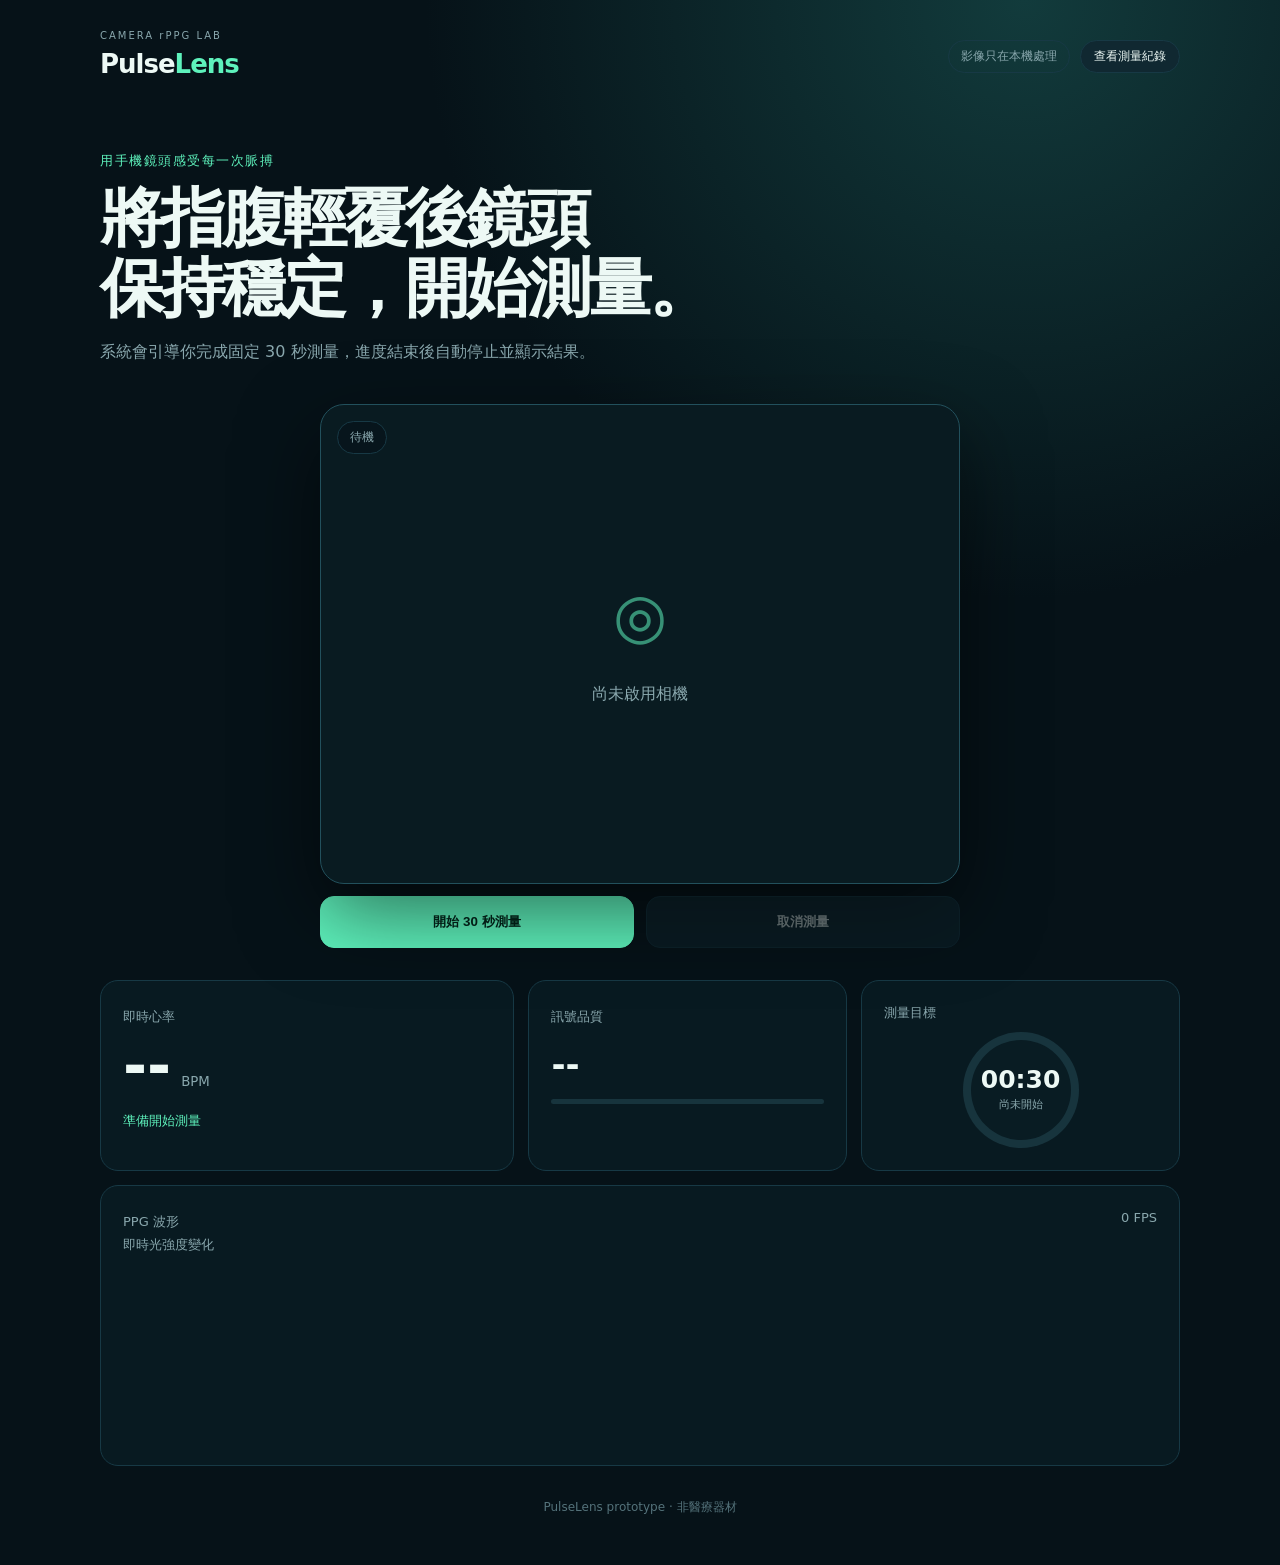
<file: index.html>
<!doctype html>
<html lang="zh-Hant">
<head>
  <meta charset="UTF-8" />
  <meta name="viewport" content="width=device-width, initial-scale=1, viewport-fit=cover" />
  <meta name="theme-color" content="#07151b" />
  <title>PulseLens｜手機 PPG 測試</title>
  <link rel="manifest" href="manifest.webmanifest" />
  <link rel="stylesheet" href="styles.css" />
  <link rel="stylesheet" href="progress.css" />
</head>
<body>
  <main class="shell">
    <header>
      <div><span class="eyebrow">CAMERA rPPG LAB</span><h1>Pulse<span>Lens</span></h1></div>
      <div class="header-actions"><span id="privacy" class="pill">影像只在本機處理</span><a class="history-link" href="history.html">查看測量紀錄</a></div>
    </header>

    <section class="hero">
      <div class="hero-copy">
        <p class="kicker">用手機鏡頭感受每一次脈搏</p>
        <h2>將指腹輕覆後鏡頭<br />保持穩定，開始測量。</h2>
        <p class="muted">系統會引導你完成固定 30 秒測量，進度結束後自動停止並顯示結果。</p>
      </div>
      <div class="camera-panel">
        <div class="camera-card">
          <video id="video" playsinline muted></video>
          <div class="camera-placeholder" id="cameraPlaceholder"><span>◎</span><p>尚未啟用相機</p></div>
          <div class="scanline"></div>
          <span class="live" id="liveBadge">待機</span>
        </div>
        <section class="actions camera-actions">
          <button id="startBtn" class="primary-btn">開始 30 秒測量</button>
          <button id="stopBtn" disabled>取消測量</button>
        </section>
      </div>
    </section>

    <section class="dashboard">
      <article class="metric primary">
        <span>即時心率</span>
        <div><strong id="bpm">--</strong><small>BPM</small></div>
        <p id="status">準備開始測量</p>
      </article>
      <article class="metric"><span>訊號品質</span><strong id="quality">--</strong><div class="meter"><i id="qualityBar"></i></div></article>
      <article class="metric goal-metric">
        <span>測量目標</span>
        <div class="goal-ring" id="goalRing" style="--progress:0deg">
          <div><strong id="timer">00:30</strong><small id="phase">尚未開始</small></div>
        </div>
      </article>
    </section>

    <section class="chart-card">
      <div class="chart-head"><div><span>PPG 波形</span><small>即時光強度變化</small></div><span id="sampleRate">0 FPS</span></div>
      <canvas id="chart"></canvas>
    </section>

    <section class="result-card" id="resultCard" hidden aria-live="polite">
      <div class="result-heading"><div><span>MEASUREMENT COMPLETE</span><h2>本次測量結果</h2></div><span class="result-check">✓</span></div>
      <div class="result-grid">
        <article><span>脈搏</span><div><strong id="resultPulse">--</strong><small>BPM</small></div><p>30 秒穩定讀值</p></article>
        <article><span>心律</span><strong id="resultRhythm">--</strong><p id="rhythmNote">PPG 短期規律度</p></article>
      </div>
      <p class="result-disclaimer">心律結果僅反映本次相機 PPG 的脈搏規律度，不等同心電圖，也不能診斷心律不整。</p>
    </section>

    <footer>PulseLens prototype · 非醫療器材</footer>
  </main>
  <dialog id="instructionDialog" aria-labelledby="instructionTitle">
    <div class="notice-icon">◎</div>
    <span class="notice-label">開始前請先閱讀</span>
    <h2 id="instructionTitle">正確測量方式與注意事項</h2>
    <ol class="instruction-list">
      <li><strong>完整覆蓋</strong><span>使用後鏡頭，將食指指腹完整覆蓋鏡頭與閃光燈。</span></li>
      <li><strong>輕輕貼住</strong><span>避免過度施壓，否則可能造成指尖血流減少。</span></li>
      <li><strong>保持穩定</strong><span>手臂靠桌並保持不動，直到 30 秒進度完成。</span></li>
      <li><strong>注意溫度</strong><span>若手機或手指感到過熱，請立即取消測量。</span></li>
    </ol>
    <p class="medical-note">本工具僅供測試與研究，不可用於診斷或取代醫療器材。</p>
    <div class="dialog-actions">
      <button id="dismissInstructions" type="button">稍後再測</button>
      <button id="confirmInstructions" class="primary-btn" type="button">我知道了，開始測量</button>
    </div>
  </dialog>
  <dialog id="qualityDialog" aria-labelledby="qualityTitle">
    <div class="notice-icon warning-icon">!</div>
    <span class="notice-label warning-label">測量已自動停止</span>
    <h2 id="qualityTitle">訊號不穩定，請重新測量</h2>
    <p class="quality-message">系統無法取得足夠的有效脈搏訊號，因此不會產生本次結果。</p>
    <ul class="quality-tips">
      <li>確認指腹完整覆蓋鏡頭與閃光燈</li>
      <li>減輕按壓力道，手臂靠桌保持靜止</li>
      <li>擦拭鏡頭，並取下可能遮住閃光燈的手機殼</li>
    </ul>
    <div class="dialog-actions">
      <button id="dismissQuality" type="button">稍後再測</button>
      <button id="retryMeasurement" class="primary-btn" type="button">重新開始測量</button>
    </div>
  </dialog>
  <canvas id="sampler" hidden></canvas>
  <script src="app.js"></script>
</body>
</html>
</file>
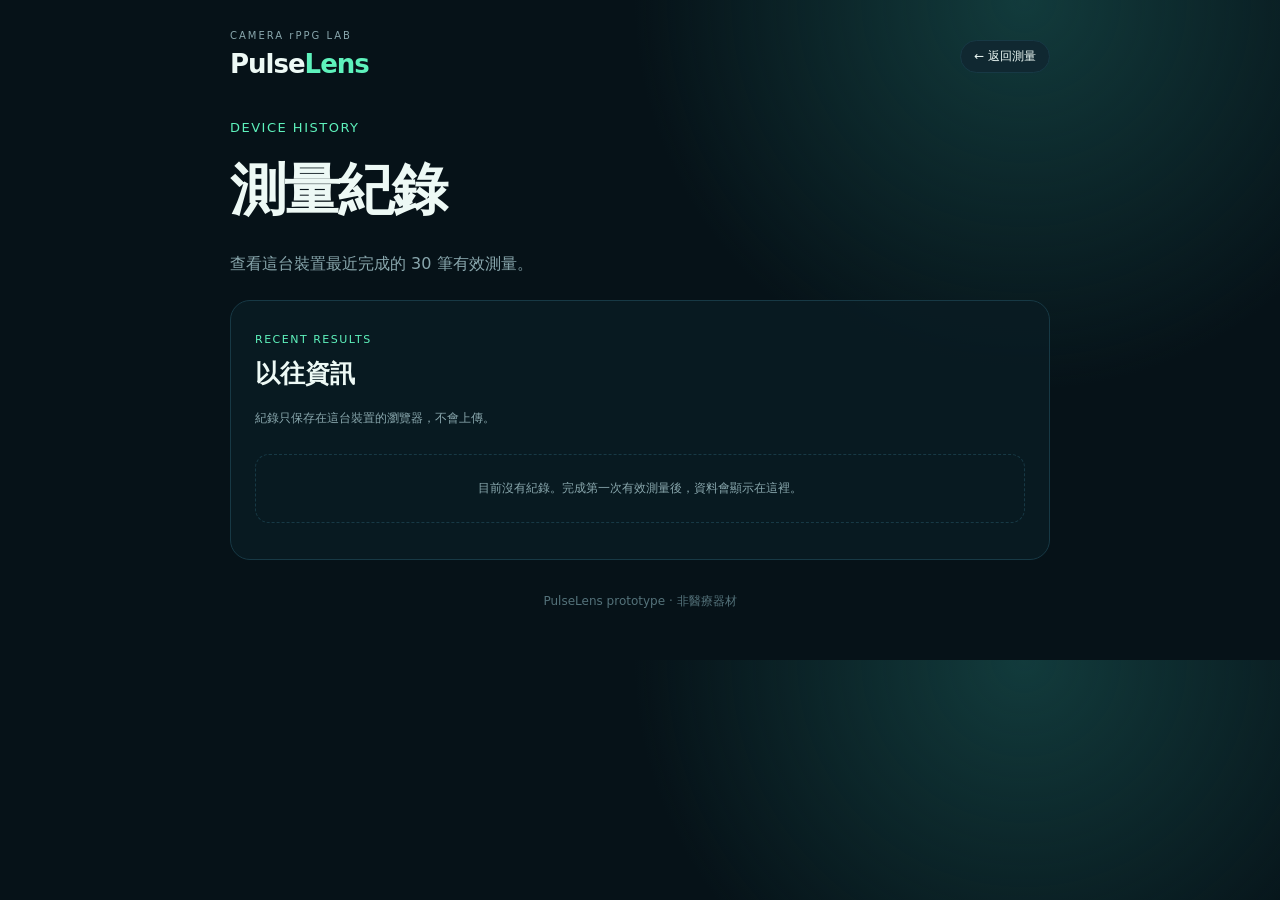
<file: history.html>
<!doctype html>
<html lang="zh-Hant">
<head>
  <meta charset="UTF-8" />
  <meta name="viewport" content="width=device-width, initial-scale=1, viewport-fit=cover" />
  <meta name="theme-color" content="#07151b" />
  <title>測量紀錄｜PulseLens</title>
  <link rel="stylesheet" href="styles.css" />
  <link rel="stylesheet" href="progress.css" />
</head>
<body>
  <main class="shell history-page">
    <header><div><span class="eyebrow">CAMERA rPPG LAB</span><h1>Pulse<span>Lens</span></h1></div><a class="back-link" href="index.html">← 返回測量</a></header>
    <section class="history-page-intro"><span class="kicker">DEVICE HISTORY</span><h1>測量紀錄</h1><p>查看這台裝置最近完成的 30 筆有效測量。</p></section>
    <section class="history-card" aria-labelledby="historyTitle">
      <div class="history-heading"><div><span>RECENT RESULTS</span><h2 id="historyTitle">以往資訊</h2></div><button id="clearHistory" type="button" hidden>清除全部</button></div>
      <p class="history-privacy">紀錄只保存在這台裝置的瀏覽器，不會上傳。</p>
      <div id="historyList" class="history-list"></div>
      <p id="historyEmpty" class="history-empty">目前沒有紀錄。完成第一次有效測量後，資料會顯示在這裡。</p>
    </section>
    <footer>PulseLens prototype · 非醫療器材</footer>
  </main>
  <script src="history.js"></script>
</body>
</html>
</file>
<file: styles.css>
:root{color-scheme:dark;--bg:#061218;--panel:#0b2028;--line:#173945;--mint:#5ef2bc;--text:#edf9f5;--muted:#89a7ad;--danger:#ff806f}*{box-sizing:border-box}body{margin:0;background:radial-gradient(circle at 80% 0,#123b3c 0,transparent 32%),var(--bg);color:var(--text);font:16px/1.6 system-ui,-apple-system,"Noto Sans TC",sans-serif}.shell{width:min(1080px,calc(100% - 32px));margin:auto;padding:28px 0 48px}header{display:flex;align-items:center;justify-content:space-between;margin-bottom:52px}h1{font-size:26px;margin:0;letter-spacing:-1px}h1 span,.kicker{color:var(--mint)}.eyebrow{display:block;color:var(--muted);font-size:10px;letter-spacing:2px}.pill,.live{border:1px solid var(--line);border-radius:999px;padding:6px 12px;color:var(--muted);font-size:12px}.hero{display:grid;grid-template-columns:1.1fr .9fr;align-items:center;gap:50px}.kicker{font-size:13px;letter-spacing:1.5px;text-transform:uppercase}.hero h2{font-size:clamp(36px,5vw,66px);line-height:1.08;letter-spacing:-3px;margin:12px 0 22px}.muted{color:var(--muted);max-width:570px}.camera-card{position:relative;aspect-ratio:4/3;border:1px solid #22505c;border-radius:24px;overflow:hidden;background:#091b21;box-shadow:0 30px 80px #0008}.camera-card video{width:100%;height:100%;object-fit:cover}.camera-placeholder{position:absolute;inset:0;display:grid;place-content:center;text-align:center;color:var(--muted)}.camera-placeholder span{font-size:62px;color:var(--mint);opacity:.55}.scanline{display:none;position:absolute;left:0;right:0;height:2px;background:var(--mint);box-shadow:0 0 16px var(--mint);animation:scan 2.5s linear infinite}.measuring .scanline{display:block}@keyframes scan{from{top:0}to{top:100%}}.live{position:absolute;top:16px;left:16px;background:#07151bcc}.dashboard{display:grid;grid-template-columns:1.3fr 1fr 1fr;gap:14px;margin:32px 0 14px}.metric,.chart-card,details{background:#091c23cc;border:1px solid var(--line);border-radius:18px;padding:22px}.metric>span,.chart-head span{color:var(--muted);font-size:13px}.metric strong{display:block;font-size:34px;margin:8px 0}.metric.primary div{display:flex;align-items:baseline;gap:10px}.metric.primary strong{font-size:58px;line-height:1}.metric small,.chart-head small{color:var(--muted);display:block}.metric p{color:var(--mint);font-size:13px;margin:8px 0 0}.meter{height:5px;background:#17343d;border-radius:9px;overflow:hidden}.meter i{display:block;height:100%;width:0;background:var(--mint);transition:.3s}.chart-card{padding-bottom:10px}.chart-head{display:flex;justify-content:space-between}.chart-head>span{font-variant-numeric:tabular-nums}#chart{width:100%;height:180px;margin-top:12px}.actions{display:flex;gap:12px;margin:18px 0}.actions button{flex:1;border:1px solid var(--line);border-radius:14px;padding:15px;background:#102831;color:var(--text);font-weight:700;cursor:pointer}.actions .primary-btn{background:var(--mint);color:#03251b;border-color:var(--mint)}button:disabled{opacity:.35;cursor:not-allowed}details{color:var(--muted);margin-top:30px}summary{color:var(--text);cursor:pointer}footer{text-align:center;color:#54727a;font-size:12px;margin-top:32px}@media(max-width:720px){header{margin-bottom:28px}.pill{display:none}.hero{grid-template-columns:1fr;gap:24px}.hero h2{letter-spacing:-2px}.camera-card{order:-1}.dashboard{grid-template-columns:1fr 1fr}.metric.primary{grid-column:1/-1}.shell{width:min(100% - 24px,1080px)}}
</file>
<file: progress.css>
.goal-metric{display:flex;flex-direction:column}
.goal-ring{--progress:0deg;width:116px;height:116px;margin:8px auto 0;border-radius:50%;display:grid;place-items:center;background:conic-gradient(var(--mint) var(--progress),#17343d 0);position:relative;transition:background .2s linear}
.goal-ring:before{content:"";position:absolute;inset:8px;border-radius:50%;background:#091c23}
.goal-ring>div{position:relative;text-align:center}
.goal-ring strong{font-size:25px;line-height:1;margin:0;font-variant-numeric:tabular-nums}
.goal-ring small{font-size:11px;margin-top:4px}
.goal-ring.complete{background:var(--mint);box-shadow:0 0 24px #5ef2bc55}
.goal-ring.complete small{color:var(--mint)}
dialog{width:min(560px,calc(100% - 28px));max-height:calc(100dvh - 28px);overflow:auto;border:1px solid #286070;border-radius:24px;padding:28px;background:#091c23;color:var(--text);box-shadow:0 32px 100px #000c}
dialog::backdrop{background:#020a0ecc;backdrop-filter:blur(7px)}
.notice-icon{width:52px;height:52px;display:grid;place-items:center;border-radius:50%;background:#123b3c;color:var(--mint);font-size:30px;margin-bottom:14px}
.notice-label{color:var(--mint);font-size:12px;letter-spacing:1.5px}
dialog h2{font-size:25px;line-height:1.25;margin:7px 0 20px}
.instruction-list{list-style:none;padding:0;margin:0;display:grid;gap:10px;counter-reset:step}
.instruction-list li{counter-increment:step;display:grid;grid-template-columns:34px 1fr;column-gap:12px;padding:12px;border:1px solid var(--line);border-radius:13px;background:#0d252d}
.instruction-list li:before{content:counter(step);grid-row:1/3;width:30px;height:30px;display:grid;place-items:center;border-radius:50%;background:var(--mint);color:#03251b;font-weight:800}
.instruction-list strong{font-size:14px}.instruction-list span{color:var(--muted);font-size:13px}
.medical-note{color:#e7b27b;background:#332719;border:1px solid #684c2b;border-radius:12px;padding:10px 12px;font-size:12px}
.dialog-actions{display:grid;grid-template-columns:1fr 1.6fr;gap:10px;margin-top:18px}.dialog-actions button{border:1px solid var(--line);border-radius:12px;padding:13px;background:#102831;color:var(--text);font-weight:700}.dialog-actions .primary-btn{background:var(--mint);border-color:var(--mint);color:#03251b}
@media(max-width:520px){dialog{padding:22px}.dialog-actions{grid-template-columns:1fr}.dialog-actions .primary-btn{order:-1}}
.result-card{margin:24px 0;background:linear-gradient(135deg,#0d292f,#091c23);border:1px solid #2a665e;border-radius:20px;padding:24px;box-shadow:0 20px 60px #0005}
.result-card[hidden]{display:none}.result-heading{display:flex;justify-content:space-between;align-items:center}.result-heading span{color:var(--mint);font-size:11px;letter-spacing:1.5px}.result-heading h2{margin:3px 0 16px;font-size:25px}.result-check{width:42px;height:42px;display:grid;place-items:center;border-radius:50%;background:var(--mint);color:#03251b!important;font-size:22px!important}
.result-grid{display:grid;grid-template-columns:1fr 1fr;gap:12px}.result-grid article{background:#07181e;border:1px solid var(--line);border-radius:16px;padding:18px}.result-grid article>span,.result-grid p{color:var(--muted);font-size:12px}.result-grid article>div{display:flex;align-items:baseline;gap:8px}.result-grid strong{font-size:32px;color:var(--text)}.result-grid small{color:var(--muted)}.result-grid p{margin:4px 0 0}.result-disclaimer{color:#78979e;font-size:11px;margin:14px 0 0}
@media(max-width:520px){.result-grid{grid-template-columns:1fr}}
.hero{grid-template-columns:1fr!important;gap:24px!important}.hero-copy{width:min(760px,100%)}.hero-copy h2{margin-bottom:14px}.camera-panel{width:min(640px,100%);margin:0 auto}.camera-actions{margin:12px 0 0}.camera-actions button{min-height:52px}
@media(max-width:720px){.camera-card{order:initial!important}.hero-copy h2{font-size:clamp(34px,11vw,50px)}.camera-actions{display:grid;grid-template-columns:1fr}.camera-actions button{width:100%}}
.camera-placeholder[hidden],.camera-card.measuring .camera-placeholder{display:none!important;visibility:hidden!important;pointer-events:none!important}
.goal-ring.failed{background:var(--danger);box-shadow:0 0 22px #ff806f55}.warning-icon{background:#3d211e;color:var(--danger)}.warning-label{color:var(--danger)}.quality-message{color:var(--muted)}.quality-tips{padding-left:22px;color:var(--text);font-size:14px}.quality-tips li{margin:8px 0}
.history-card{margin:24px 0;background:#091c23cc;border:1px solid var(--line);border-radius:20px;padding:24px}.history-heading{display:flex;align-items:center;justify-content:space-between}.history-heading span{color:var(--mint);font-size:11px;letter-spacing:1.5px}.history-heading h2{font-size:25px;margin:3px 0}.history-heading button{border:1px solid var(--line);border-radius:10px;padding:8px 12px;background:#102831;color:var(--muted)}.history-privacy,.history-empty{color:var(--muted);font-size:12px}.history-empty{text-align:center;padding:24px 10px;border:1px dashed var(--line);border-radius:14px}.history-empty[hidden]{display:none}.history-list{display:grid;gap:10px;margin-top:14px}.history-item{display:grid;grid-template-columns:1.2fr 1fr 1fr;align-items:center;gap:12px;padding:14px 16px;border:1px solid var(--line);border-radius:14px;background:#07181e}.history-item time{color:var(--muted);font-size:12px}.history-item div{display:grid;grid-template-columns:auto auto 1fr;align-items:baseline;gap:5px}.history-item span,.history-item small{color:var(--muted);font-size:11px}.history-item strong{font-size:20px}
@media(max-width:620px){.history-item{grid-template-columns:1fr 1fr}.history-item time{grid-column:1/-1}.history-item div{grid-template-columns:1fr}.history-item small{margin-top:-5px}}
.header-actions{display:flex;align-items:center;gap:10px}.history-link,.back-link{display:inline-flex;align-items:center;justify-content:center;border:1px solid var(--line);border-radius:999px;padding:6px 13px;color:var(--text);font-size:12px;text-decoration:none;background:#102831}.history-link:hover,.back-link:hover{border-color:var(--mint);color:var(--mint)}.history-page{width:min(820px,calc(100% - 24px))}.history-page header{margin-bottom:28px}.history-page .history-card{margin-top:0}.history-page-intro{margin-bottom:24px}.history-page-intro h1{font-size:clamp(34px,7vw,56px);letter-spacing:-2px;margin:6px 0}.history-page-intro p{color:var(--muted)}
@media(max-width:720px){.header-actions .pill{display:none}.history-link{padding:7px 11px}}
</file>
